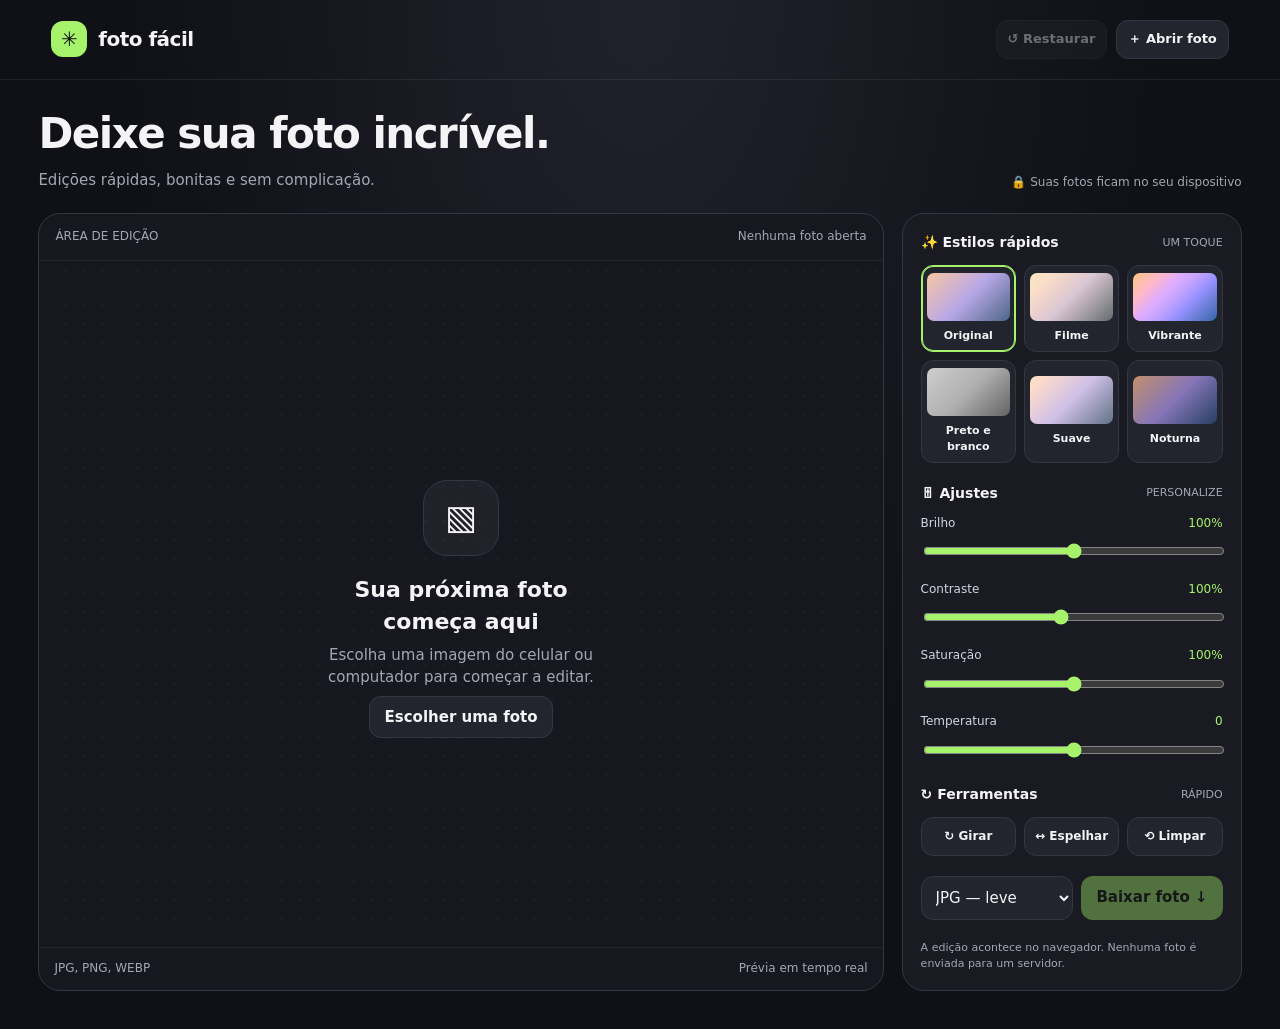
<file: index.html>
<!DOCTYPE html>
<html lang="pt-BR">
<head>
  <meta charset="UTF-8">
  <meta name="viewport" content="width=device-width, initial-scale=1.0">
  <meta name="theme-color" content="#101116">
  <meta name="description" content="Edite fotos com estilos rápidos e ferramentas simples, direto no navegador.">
  <title>Foto Fácil — Editor de fotos</title>
  <link rel="stylesheet" href="css/style.css">
  <script src="js/script.js" defer></script>
</head>
<body>
  <header>
    <div class="brand"><span class="logo">✳</span><span>foto fácil</span></div>
    <div class="top-actions">
      <button class="secondary small" id="resetTop" disabled>↺ Restaurar</button>
      <label class="upload-label small" for="fileInput">＋ Abrir foto</label>
    </div>
  </header>

  <main>
    <div class="intro">
      <div>
        <h1>Deixe sua foto incrível.</h1>
        <p>Edições rápidas, bonitas e sem complicação.</p>
      </div>
      <div class="privacy">🔒 Suas fotos ficam no seu dispositivo</div>
    </div>

    <div class="editor">
      <section class="workspace">
        <div class="workspace-head">
          <span>ÁREA DE EDIÇÃO</span>
          <span id="imageStatus">Nenhuma foto aberta</span>
        </div>
        <div class="stage">
          <div class="empty" id="emptyState">
            <div class="empty-icon">▧</div>
            <h2>Sua próxima foto começa aqui</h2>
            <p>Escolha uma imagem do celular ou computador para começar a editar.</p>
            <label class="upload-label" for="fileInput">Escolher uma foto</label>
          </div>
          <img id="photo" alt="Prévia da foto editada">
        </div>
        <div class="workspace-foot">
          <span id="dimensions">JPG, PNG, WEBP</span>
          <span>Prévia em tempo real</span>
        </div>
      </section>

      <aside class="sidebar">
        <section>
          <div class="section-title"><h3>✨ Estilos rápidos</h3><span>UM TOQUE</span></div>
          <div class="presets">
            <button class="preset active" data-preset="original"><span class="swatch"></span>Original</button>
            <button class="preset" data-preset="film"><span class="swatch"></span>Filme</button>
            <button class="preset" data-preset="vivid"><span class="swatch"></span>Vibrante</button>
            <button class="preset" data-preset="mono"><span class="swatch"></span>Preto e branco</button>
            <button class="preset" data-preset="dream"><span class="swatch"></span>Suave</button>
            <button class="preset" data-preset="night"><span class="swatch"></span>Noturna</button>
          </div>
        </section>

        <section>
          <div class="section-title"><h3>🎚 Ajustes</h3><span>PERSONALIZE</span></div>
          <div class="control">
            <label for="brightness">Brilho <output id="brightnessVal">100%</output></label>
            <input id="brightness" type="range" min="40" max="160" value="100">
          </div>
          <div class="control">
            <label for="contrast">Contraste <output id="contrastVal">100%</output></label>
            <input id="contrast" type="range" min="50" max="160" value="100">
          </div>
          <div class="control">
            <label for="saturation">Saturação <output id="saturationVal">100%</output></label>
            <input id="saturation" type="range" min="0" max="200" value="100">
          </div>
          <div class="control">
            <label for="warmth">Temperatura <output id="warmthVal">0</output></label>
            <input id="warmth" type="range" min="-40" max="40" value="0">
          </div>
        </section>

        <section>
          <div class="section-title"><h3>↻ Ferramentas</h3><span>RÁPIDO</span></div>
          <div class="tools">
            <button class="tool" id="rotate">↻ Girar</button>
            <button class="tool" id="flip">↔ Espelhar</button>
            <button class="tool" id="reset">⟲ Limpar</button>
          </div>
        </section>

        <div class="download-row">
          <select id="format" aria-label="Formato de exportação">
            <option value="image/jpeg">JPG — leve</option>
            <option value="image/png">PNG — qualidade</option>
            <option value="image/webp">WEBP — moderno</option>
          </select>
          <button class="primary" id="download" disabled>Baixar foto ↓</button>
        </div>
        <p class="notice">A edição acontece no navegador. Nenhuma foto é enviada para um servidor.</p>
      </aside>
    </div>

    <input id="fileInput" type="file" accept="image/*">
  </main>
</body>
</html>
</file>
<file: css/style.css>
/* Foto Fácil — estilos responsivos */
:root {
  color-scheme: dark;
  --bg: #101116;
  --panel: #191a22;
  --panel2: #22242e;
  --text: #f4f4f7;
  --muted: #a4a6b5;
  --accent: #a6f36b;
  --line: #343643;
}
* { box-sizing: border-box; }
body {
  margin: 0;
  min-height: 100vh;
  background: radial-gradient(ellipse at top, #20212b 0, var(--bg) 58%);
  color: var(--text);
  font: 15px/1.45 Inter, ui-sans-serif, system-ui, -apple-system, BlinkMacSystemFont, "Segoe UI", sans-serif;
}
button, .upload-label, select, input { font: inherit; }
header {
  display: flex; align-items: center; justify-content: space-between; gap: 16px;
  padding: 20px clamp(16px, 4vw, 54px); border-bottom: 1px solid #ffffff12;
}
.brand { display: flex; align-items: center; gap: 11px; font-weight: 800; font-size: 20px; letter-spacing: -.5px; }
.logo { width: 36px; height: 36px; display: grid; place-items: center; background: var(--accent); color: #111; border-radius: 12px; font-size: 20px; }
.top-actions { display: flex; gap: 9px; align-items: center; }
button, .upload-label {
  border: 0; border-radius: 12px; padding: 11px 15px; font-weight: 700;
  cursor: pointer; transition: transform .15s, opacity .15s;
}
button:hover, .upload-label:hover { transform: translateY(-1px); }
button:disabled { opacity: .4; cursor: not-allowed; transform: none; }
.primary { background: var(--accent); color: #10130d; }
.secondary, .upload-label { background: var(--panel2); color: var(--text); border: 1px solid var(--line); }
.small { padding: 9px 11px; font-size: 13px; }
main { width: min(1440px, 100%); margin: auto; padding: 24px clamp(14px, 3vw, 42px) 38px; }
.intro { display: flex; align-items: end; justify-content: space-between; gap: 20px; margin: 0 0 22px; }
.intro h1 { font-size: clamp(26px, 4vw, 42px); letter-spacing: -1.5px; margin: 0 0 5px; }
.intro p { color: var(--muted); margin: 0; }
.privacy { font-size: 12px; color: var(--muted); white-space: nowrap; }
.editor { display: grid; grid-template-columns: minmax(0, 1fr) 340px; gap: 18px; align-items: stretch; }
.workspace { min-height: 560px; background: #17181f; border: 1px solid var(--line); border-radius: 22px; display: flex; flex-direction: column; overflow: hidden; }
.workspace-head { display: flex; justify-content: space-between; align-items: center; gap: 12px; padding: 14px 16px; border-bottom: 1px solid #ffffff10; color: var(--muted); font-size: 12px; }
.stage { flex: 1; min-height: 460px; display: grid; place-items: center; padding: 24px; position: relative; background-image: radial-gradient(#ffffff0b 1px, transparent 1px); background-size: 18px 18px; }
.empty { text-align: center; max-width: 360px; padding: 26px; }
.empty-icon { width: 76px; height: 76px; display: grid; place-items: center; background: #ffffff0b; border: 1px solid var(--line); border-radius: 24px; font-size: 34px; margin: 0 auto 18px; }
.empty h2 { margin: 0 0 8px; font-size: 22px; }
.empty p { margin: 0 0 18px; color: var(--muted); }
#photo { display: none; max-width: 100%; max-height: 66vh; object-fit: contain; box-shadow: 0 18px 60px #0008; transform-origin: center; }
.workspace-foot { display: flex; justify-content: space-between; align-items: center; gap: 10px; padding: 12px 15px; border-top: 1px solid #ffffff10; color: var(--muted); font-size: 12px; }
.sidebar { background: var(--panel); border: 1px solid var(--line); border-radius: 22px; padding: 18px; display: flex; flex-direction: column; gap: 20px; min-width: 0; }
.section-title { display: flex; align-items: center; justify-content: space-between; gap: 8px; margin-bottom: 12px; }
.section-title h3 { font-size: 14px; margin: 0; }
.section-title span { font-size: 11px; color: var(--muted); }
.presets { display: grid; grid-template-columns: repeat(3, minmax(0, 1fr)); gap: 8px; }
.preset { min-width: 0; padding: 7px 5px; background: var(--panel2); border: 1px solid var(--line); color: var(--text); border-radius: 12px; text-align: center; font-size: 11px; font-weight: 650; }
.swatch { display: block; height: 48px; border-radius: 7px; margin-bottom: 7px; background: linear-gradient(135deg, #f8c6a2, #b7a7e8 50%, #4d6685); }
.preset[data-preset="original"] .swatch { filter: none; }
.preset[data-preset="film"] .swatch { filter: sepia(.45) contrast(1.12) saturate(.8); }
.preset[data-preset="vivid"] .swatch { filter: saturate(1.8) contrast(1.12); }
.preset[data-preset="mono"] .swatch { filter: grayscale(1); }
.preset[data-preset="dream"] .swatch { filter: brightness(1.1) saturate(.75) sepia(.12); }
.preset[data-preset="night"] .swatch { filter: brightness(.72) contrast(1.2) saturate(1.2); }
.preset.active { border-color: var(--accent); box-shadow: 0 0 0 1px var(--accent) inset; }
.control { margin: 0 0 15px; }
.control:last-child { margin-bottom: 0; }
.control label { display: flex; justify-content: space-between; gap: 10px; font-size: 12px; color: #d5d5df; margin-bottom: 9px; }
.control output { color: var(--accent); font-variant-numeric: tabular-nums; }
input[type="range"] { width: 100%; accent-color: var(--accent); cursor: pointer; }
.tools { display: grid; grid-template-columns: repeat(3, minmax(0, 1fr)); gap: 8px; }
.tool { min-width: 0; background: var(--panel2); color: var(--text); border: 1px solid var(--line); padding: 10px 5px; font-size: 12px; }
.download-row { display: grid; grid-template-columns: minmax(0, 1fr) auto; gap: 8px; margin-top: auto; }
.download-row select { width: 100%; min-width: 0; background: var(--panel2); border: 1px solid var(--line); color: var(--text); border-radius: 12px; padding: 0 10px; }
#fileInput { display: none; }
.notice { color: var(--muted); font-size: 11px; margin: 0; }

/* Tablets */
@media (max-width: 900px) {
  .editor { grid-template-columns: minmax(0, 1fr); }
  .workspace { min-height: 400px; }
  .stage { min-height: 320px; }
  .sidebar { display: grid; grid-template-columns: repeat(2, minmax(0, 1fr)); align-items: start; }
  .download-row, .notice { grid-column: 1 / -1; }
  .download-row { margin-top: 0; }
}
/* Celulares */
@media (max-width: 560px) {
  header { padding: 13px 14px; gap: 8px; }
  .brand { font-size: 18px; gap: 8px; }
  .logo { width: 32px; height: 32px; border-radius: 10px; }
  .top-actions { gap: 6px; }
  .top-actions .secondary { display: none; }
  .top-actions .upload-label { padding: 9px 11px; font-size: 12px; white-space: nowrap; }
  main { padding: 20px 12px 28px; }
  .intro { display: block; margin-bottom: 16px; }
  .intro h1 { font-size: clamp(27px, 8vw, 36px); line-height: 1.08; }
  .intro p { margin-top: 8px; font-size: 14px; }
  .privacy { display: block; margin-top: 10px; white-space: normal; }
  .editor { gap: 12px; }
  .workspace { min-height: 0; border-radius: 17px; }
  .workspace-head { padding: 11px 12px; font-size: 10px; }
  .stage { min-height: 250px; padding: 12px; }
  .empty { padding: 15px 8px; }
  .empty-icon { width: 58px; height: 58px; font-size: 27px; border-radius: 18px; margin-bottom: 13px; }
  .empty h2 { font-size: 19px; }
  .empty p { font-size: 13px; }
  #photo { max-height: 48vh; }
  .workspace-foot { padding: 10px 12px; font-size: 10px; }
  .sidebar { display: flex; gap: 20px; padding: 14px; border-radius: 17px; }
  .section-title h3 { font-size: 14px; }
  .presets { grid-template-columns: repeat(3, minmax(0, 1fr)); gap: 7px; }
  .preset { padding: 6px 3px; font-size: 10px; overflow-wrap: anywhere; }
  .swatch { height: 42px; }
  .control { margin-bottom: 17px; }
  .control label { font-size: 13px; }
  input[type="range"] { min-height: 24px; }
  .tools { gap: 7px; }
  .tool { padding: 11px 3px; font-size: 11px; }
  .download-row { grid-template-columns: minmax(0, 1fr); }
  .download-row select { min-height: 44px; }
  .download-row .primary { min-height: 46px; }
  .notice { font-size: 11px; line-height: 1.5; }
}
@media (prefers-reduced-motion: reduce) {
  *, *::before, *::after { transition: none !important; scroll-behavior: auto !important; }
}
</file>
